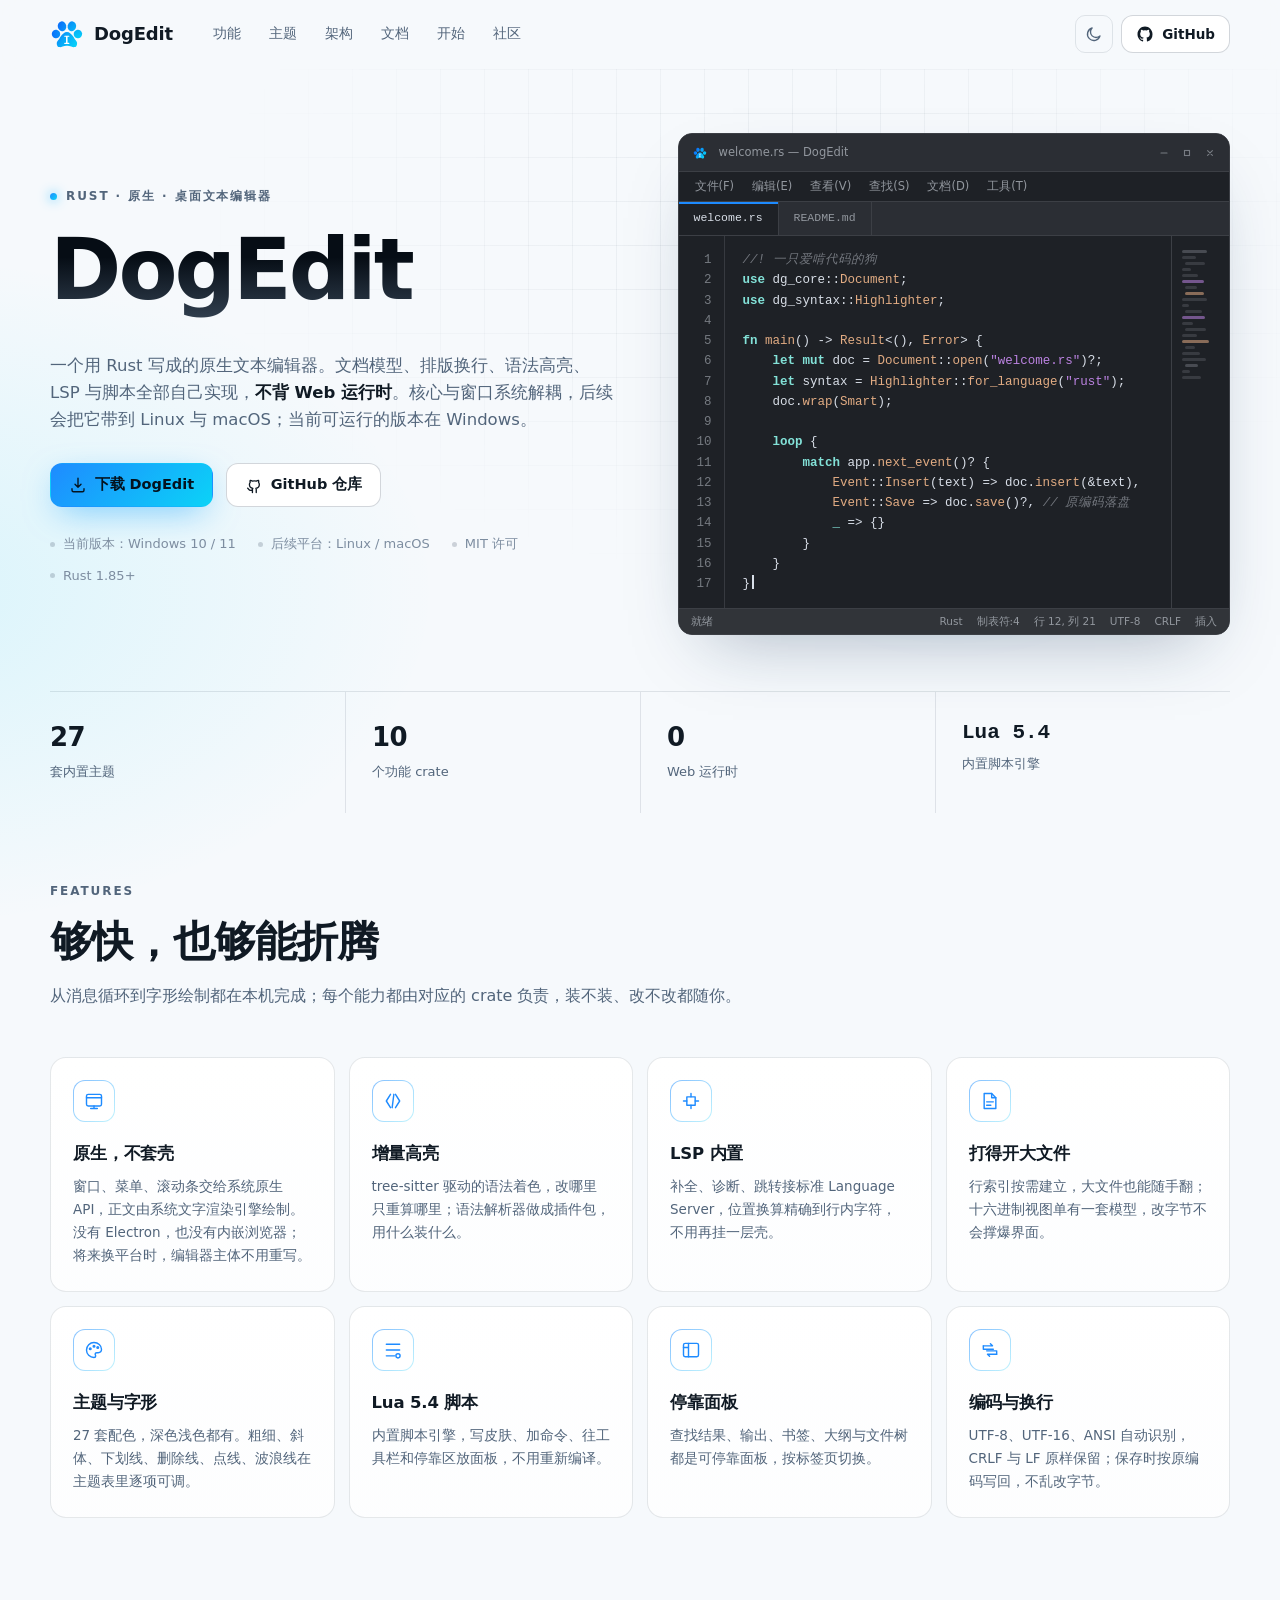
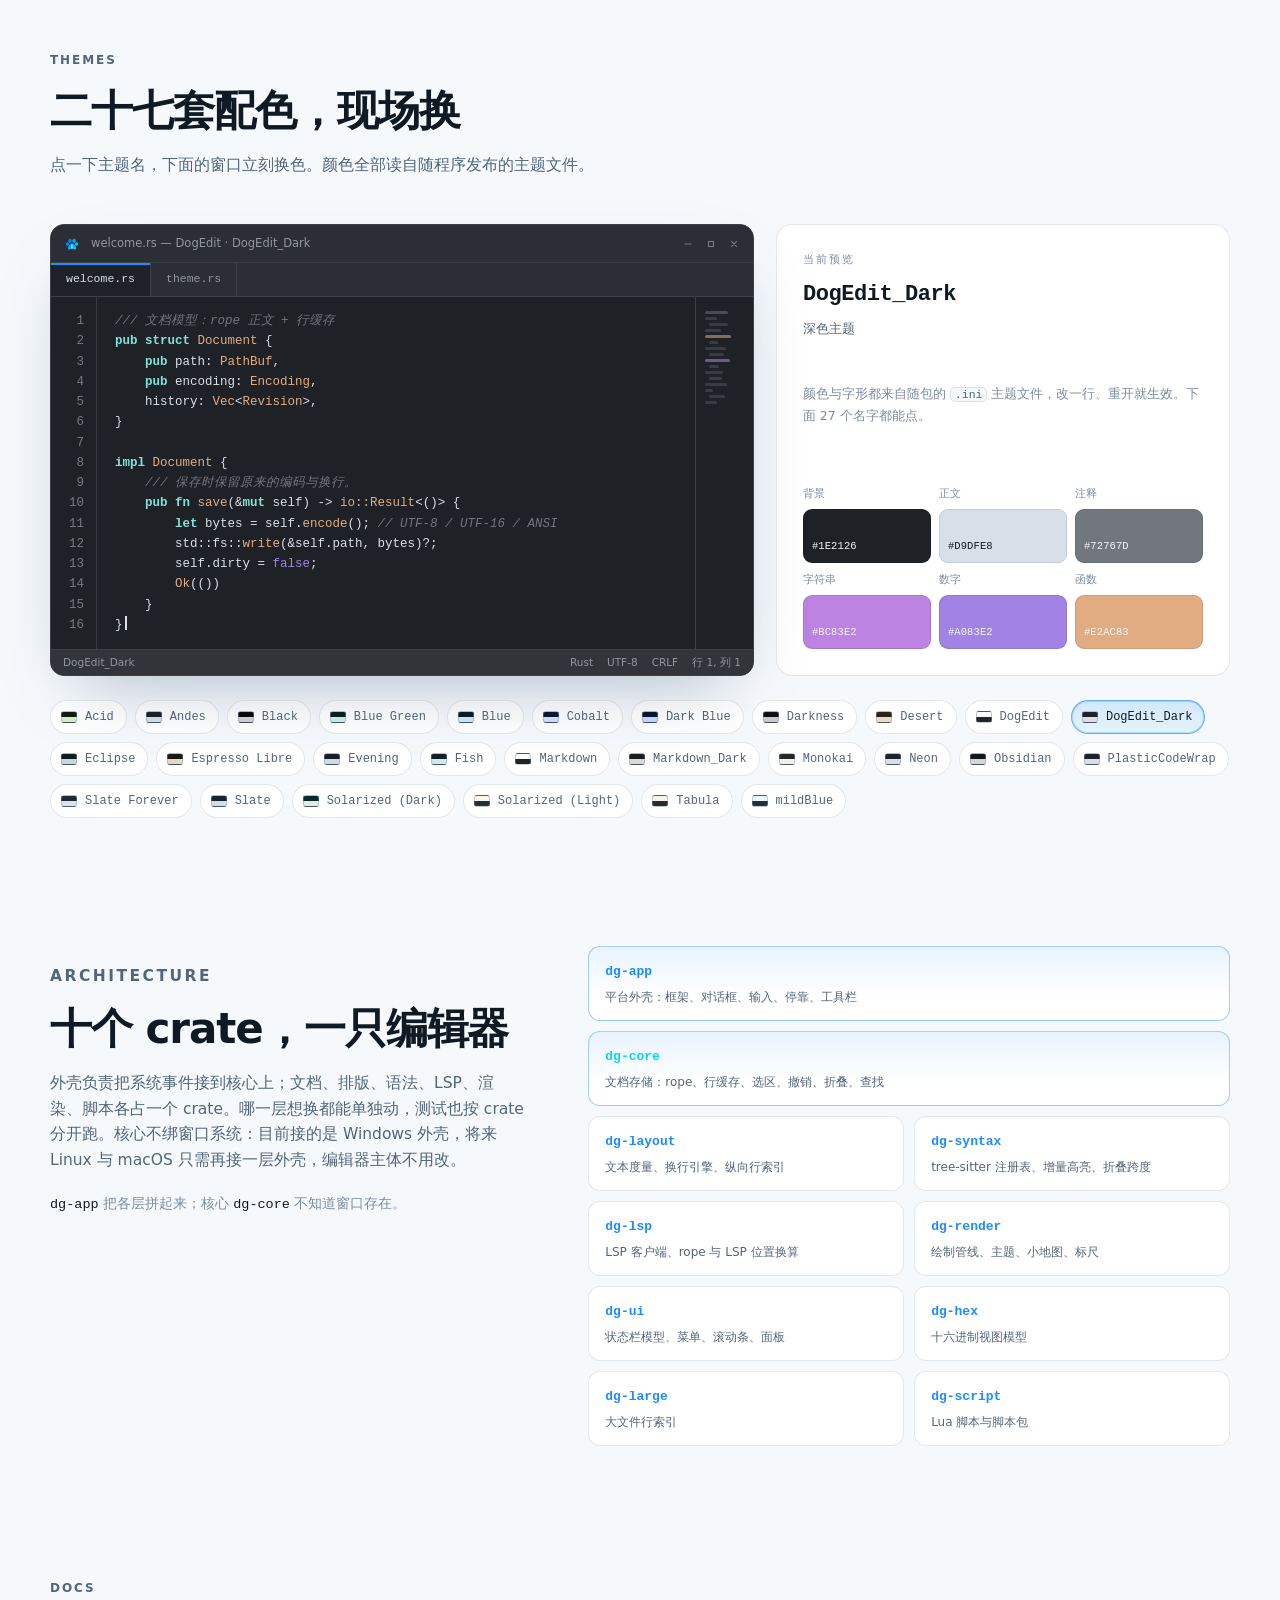
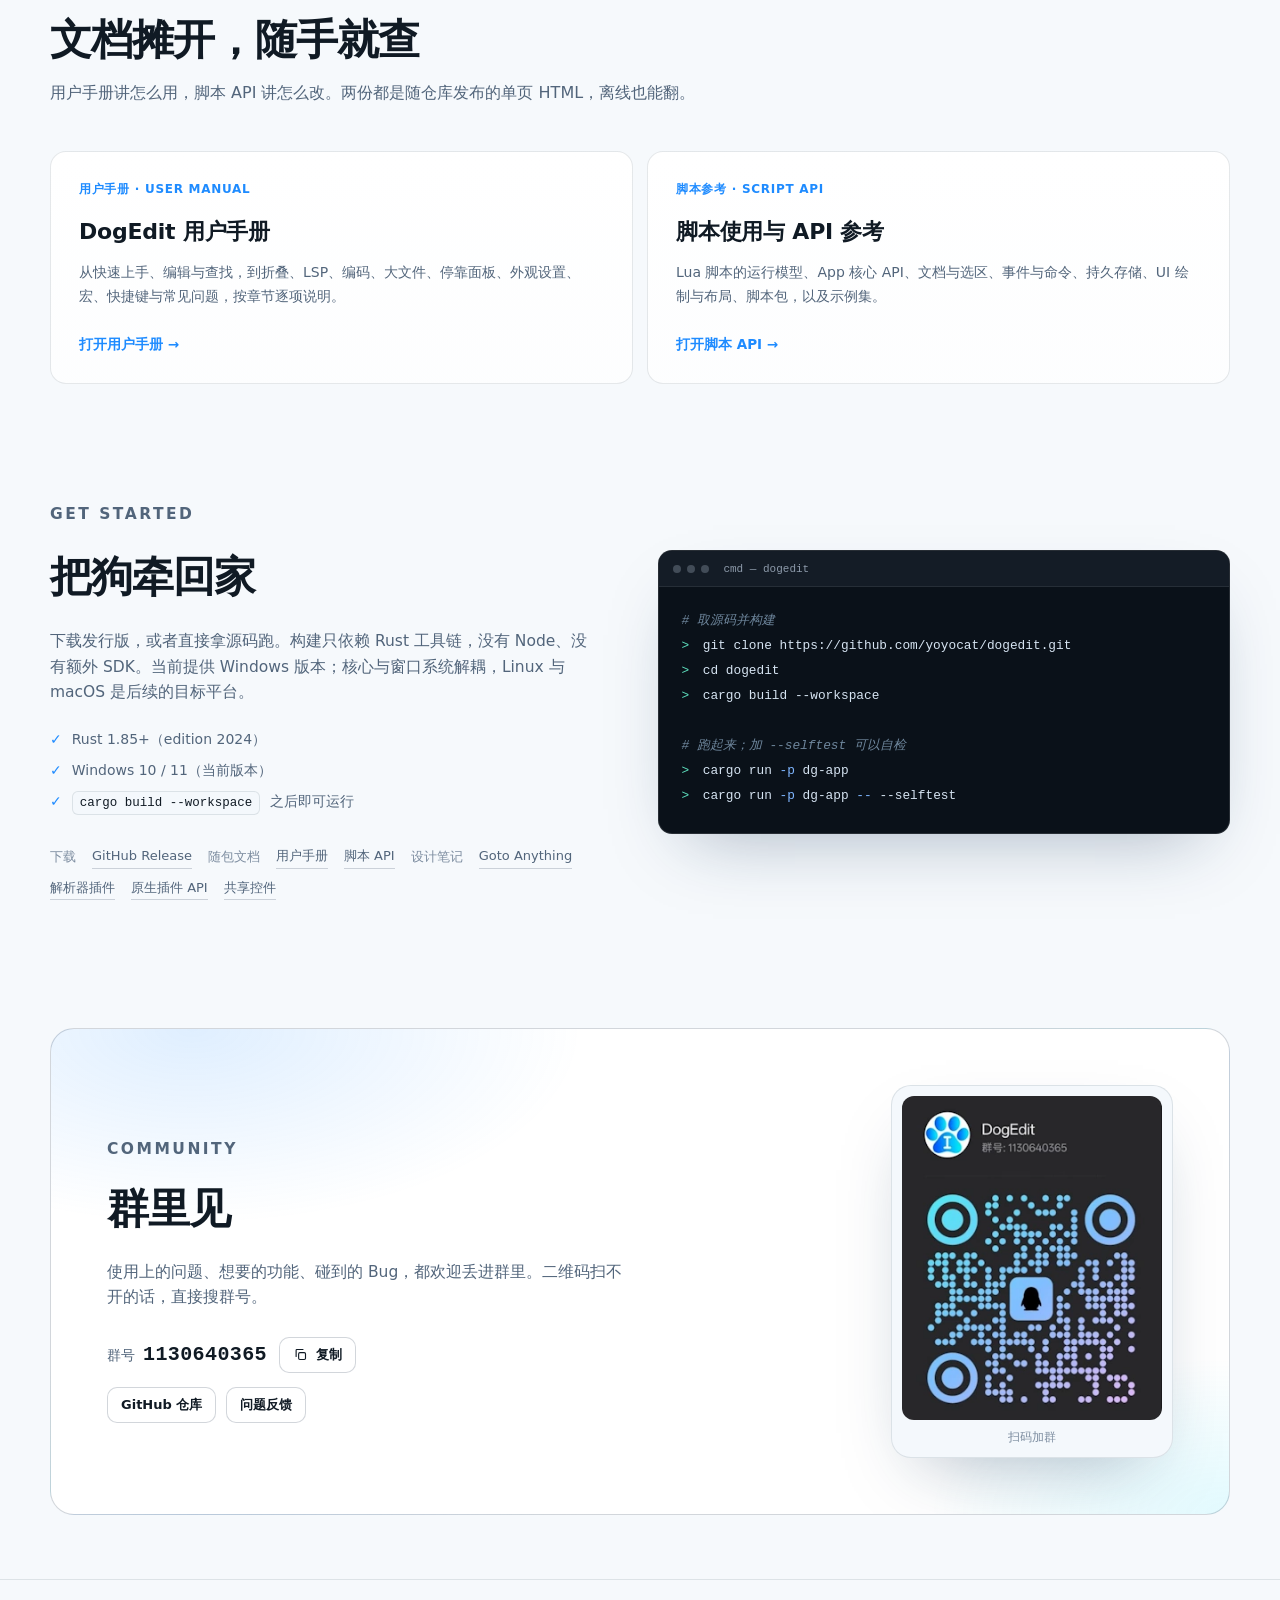
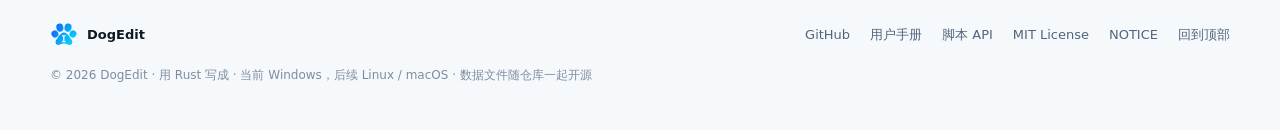
<file: site/index.html>
<!doctype html>
<html lang="zh-CN">
<head>
<meta charset="utf-8">
<meta name="viewport" content="width=device-width, initial-scale=1">
<title>DogEdit · 用 Rust 写的原生文本编辑器</title>
<meta name="description" content="DogEdit 是一个用 Rust 写的原生文本编辑器：原生窗口外壳、tree-sitter 语法高亮、LSP、Lua 脚本与 27 套主题，没有 Web 运行时。核心与平台外壳分离：目前提供 Windows 版本，后续支持 Linux 与 macOS。">
<meta property="og:type" content="website">
<meta property="og:title" content="DogEdit · 用 Rust 写的原生文本编辑器">
<meta property="og:description" content="用 Rust 写成的原生文本编辑器：打开快、滚动稳，语法高亮、LSP、脚本与主题一样不少。目前提供 Windows 版本，Linux 与 macOS 是接下来的目标平台。">
<meta property="og:url" content="https://yoyocat.github.io/dogedit/">
<meta property="og:image" content="https://yoyocat.github.io/dogedit/assets/og.png">
<meta name="twitter:card" content="summary_large_image">
<link rel="canonical" href="https://yoyocat.github.io/dogedit/">
<meta name="theme-color" content="#0A0E14">
<link rel="icon" href="assets/logo.svg" type="image/svg+xml">
<link rel="icon" href="assets/favicon-32.png" sizes="32x32" type="image/png">
<link rel="apple-touch-icon" href="assets/apple-touch-icon.png">
<script>document.documentElement.dataset.theme=(function(){try{var t=localStorage.getItem("dogedit-page-theme");if(t==="dark"||t==="light")return t}catch(e){}return window.matchMedia&&matchMedia("(prefers-color-scheme: light)").matches?"light":"dark"})()</script>
<link rel="stylesheet" href="assets/style.css">
<script src="assets/themes.js" defer></script>
<script src="assets/site.js" defer></script>
</head>
<body>
<a class="skip" href="#main">跳到正文</a>

<header class="site-head" id="site-head">
  <div class="wrap nav">
    <a class="brand" href="#top" aria-label="DogEdit 首页">
      <img class="brand-mark" src="assets/logo.svg" alt="" width="34" height="34">
      <span class="brand-name">DogEdit</span>
    </a>
    <nav class="nav-links" id="nav-links" aria-label="站点导航">
      <a href="#features">功能</a>
      <a href="#themes">主题</a>
      <a href="#arch">架构</a>
      <a href="#docs">文档</a>
      <a href="#start">开始</a>
      <a href="#community">社区</a>
    </nav>
    <div class="nav-actions">
      <button class="icon-btn" id="theme-toggle" type="button" aria-label="切换明暗外观" title="切换明暗外观">
        <svg class="i-sun" viewBox="0 0 24 24" aria-hidden="true"><circle cx="12" cy="12" r="4"/><path d="M12 2v2M12 20v2M4.9 4.9l1.4 1.4M17.7 17.7l1.4 1.4M2 12h2M20 12h2M4.9 19.1l1.4-1.4M17.7 6.3l1.4-1.4"/></svg>
        <svg class="i-moon" viewBox="0 0 24 24" aria-hidden="true"><path d="M20 14.5A8.5 8.5 0 1 1 9.5 4a7 7 0 0 0 10.5 10.5Z"/></svg>
      </button>
      <a class="btn btn-ghost nav-gh" href="https://github.com/yoyocat/dogedit" target="_blank" rel="noopener">
        <svg viewBox="0 0 24 24" aria-hidden="true" class="gh-mark"><path d="M12 2C6.5 2 2 6.6 2 12.2c0 4.5 2.9 8.3 6.8 9.7.5.1.7-.2.7-.5v-1.7c-2.8.6-3.4-1.4-3.4-1.4-.5-1.2-1.1-1.5-1.1-1.5-.9-.6.1-.6.1-.6 1 .1 1.5 1 1.5 1 .9 1.6 2.4 1.1 3 .9.1-.7.4-1.1.6-1.4-2.2-.3-4.6-1.1-4.6-5 0-1.1.4-2 1-2.7-.1-.3-.4-1.3.1-2.7 0 0 .8-.3 2.8 1a9.5 9.5 0 0 1 5 0c2-1.3 2.8-1 2.8-1 .5 1.4.2 2.4.1 2.7.6.7 1 1.6 1 2.7 0 3.9-2.3 4.7-4.6 5 .4.3.7.9.7 1.9v2.8c0 .3.2.6.7.5A10.2 10.2 0 0 0 22 12.2C22 6.6 17.5 2 12 2Z"/></svg>
        GitHub
      </a>
      <button class="icon-btn menu-btn" id="menu-btn" type="button" aria-label="打开导航" aria-controls="nav-links" aria-expanded="false">
        <svg viewBox="0 0 24 24" aria-hidden="true"><path d="M4 7h16M4 12h16M4 17h16"/></svg>
      </button>
    </div>
  </div>
</header>

<main id="main">
  <section class="hero" id="top">
    <div class="wrap hero-grid">
      <div class="hero-copy">
        <p class="eyebrow"><span class="dot"></span>Rust · 原生 · 桌面文本编辑器</p>
        <h1>DogEdit</h1>
        <p class="hero-lead">一个用 Rust 写成的原生文本编辑器。文档模型、排版换行、语法高亮、LSP 与脚本全部自己实现，<strong>不背 Web 运行时</strong>。核心与窗口系统解耦，后续会把它带到 Linux 与 macOS；当前可运行的版本在 Windows。</p>
        <div class="hero-cta">
          <a class="btn btn-primary" href="https://github.com/yoyocat/dogedit/releases/latest" target="_blank" rel="noopener" aria-label="下载 DogEdit，从 GitHub Release 获取 Windows 发行版">
            <svg viewBox="0 0 24 24" aria-hidden="true"><path d="M12 3v12m0 0 4-4m-4 4-4-4M4 17v2a2 2 0 0 0 2 2h12a2 2 0 0 0 2-2v-2"/></svg>
            下载 DogEdit
          </a>
          <a class="btn btn-ghost" href="https://github.com/yoyocat/dogedit" target="_blank" rel="noopener">
            <svg viewBox="0 0 24 24" aria-hidden="true"><path d="M9 19c-4 1.3-4-2.2-5.5-2.7M15 22v-3.6c0-1 .1-1.4-.5-2 2.3-.3 4.6-1.2 4.6-5.1 0-1.1-.4-2-1-2.8.1-.3.4-1.3-.1-2.7 0 0-.9-.3-2.9 1a9.8 9.8 0 0 0-5.2 0c-2-1.3-2.9-1-2.9-1-.5 1.4-.2 2.4-.1 2.7-.6.8-1 1.7-1 2.8 0 3.9 2.3 4.8 4.6 5.1-.4.4-.6.9-.6 1.6V22"/></svg>
            GitHub 仓库
          </a>
        </div>
        <ul class="hero-meta">
          <li>当前版本：Windows 10 / 11</li>
          <li>后续平台：Linux / macOS</li>
          <li>MIT 许可</li>
          <li>Rust 1.85+</li>
        </ul>
      </div>

      <div class="hero-visual">
        <div class="app-win code-window" data-theme="DogEdit_Dark" role="img" aria-label="DogEdit 编辑器界面示意：深色主题下打开 welcome.rs">
          <div class="app-titlebar">
            <img class="app-icon" src="assets/logo.svg" alt="" width="14" height="14">
            <span class="app-title">welcome.rs — DogEdit</span>
            <span class="app-ctrl" aria-hidden="true">
              <svg viewBox="0 0 10 10"><path d="M2 5h6"/></svg>
              <svg viewBox="0 0 10 10"><rect x="2.5" y="2.5" width="5" height="5"/></svg>
              <svg viewBox="0 0 10 10"><path d="M2.6 2.6l4.8 4.8M7.4 2.6l-4.8 4.8"/></svg>
            </span>
          </div>
          <div class="app-menu" aria-hidden="true">
            <span>文件(F)</span><span>编辑(E)</span><span>查看(V)</span><span>查找(S)</span><span>文档(D)</span><span>工具(T)</span>
          </div>
          <div class="app-tabs" aria-hidden="true">
            <span class="app-tab is-active">welcome.rs</span>
            <span class="app-tab">README.md</span>
          </div>
          <div class="app-body">
            <div class="gutter" aria-hidden="true">1<br>2<br>3<br>4<br>5<br>6<br>7<br>8<br>9<br>10<br>11<br>12<br>13<br>14<br>15<br>16<br>17</div>
            <pre class="code" aria-hidden="true"><code><span class="tok-c">//! 一只爱啃代码的狗</span>
<span class="tok-k">use</span> dg_core::<span class="tok-w">Document</span>;
<span class="tok-k">use</span> dg_syntax::<span class="tok-w">Highlighter</span>;

<span class="tok-k">fn</span> <span class="tok-f">main</span>() -&gt; <span class="tok-w">Result</span>&lt;(), <span class="tok-w">Error</span>&gt; {
    <span class="tok-k">let mut</span> doc = <span class="tok-w">Document</span>::<span class="tok-f">open</span>(<span class="tok-s">"welcome.rs"</span>)?;
    <span class="tok-k">let</span> syntax = <span class="tok-w">Highlighter</span>::<span class="tok-f">for_language</span>(<span class="tok-s">"rust"</span>);
    doc.<span class="tok-f">wrap</span>(<span class="tok-w">Smart</span>);

    <span class="tok-k">loop</span> {
        <span class="tok-k">match</span> app.<span class="tok-f">next_event</span>()? {
            <span class="tok-w">Event</span>::<span class="tok-f">Insert</span>(text) =&gt; doc.<span class="tok-f">insert</span>(&amp;text),
            <span class="tok-w">Event</span>::<span class="tok-f">Save</span> =&gt; doc.<span class="tok-f">save</span>()?, <span class="tok-c">// 原编码落盘</span>
            <span class="tok-k">_</span> =&gt; {}
        }
    }
}</code><span class="caret" aria-hidden="true"></span></pre>
            <div class="minimap" aria-hidden="true">
              <i style="--w:58%;--x:6%" class="mm-c"></i><i style="--w:34%;--x:6%"></i><i style="--w:46%;--x:14%"></i><i style="--w:22%;--x:6%"></i><i style="--w:38%;--x:6%"></i><i style="--w:52%;--x:6%" class="mm-s"></i><i style="--w:28%;--x:14%"></i><i style="--w:44%;--x:14%" class="mm-f"></i><i style="--w:60%;--x:6%"></i><i style="--w:18%;--x:6%"></i><i style="--w:40%;--x:14%"></i><i style="--w:54%;--x:6%" class="mm-s"></i><i style="--w:26%;--x:6%"></i><i style="--w:48%;--x:14%"></i><i style="--w:36%;--x:6%"></i><i style="--w:64%;--x:6%" class="mm-f"></i><i style="--w:24%;--x:14%"></i><i style="--w:42%;--x:6%"></i><i style="--w:56%;--x:6%"></i><i style="--w:30%;--x:14%" class="mm-c"></i><i style="--w:20%;--x:6%"></i><i style="--w:46%;--x:6%"></i>
            </div>
          </div>
          <div class="app-status" aria-hidden="true">
            <span class="st-msg">就绪</span>
            <span>Rust</span><span class="st-hide-sm">制表符:4</span><span class="st-hide-sm">行 12, 列 21</span><span>UTF-8</span><span class="st-hide-sm">CRLF</span><span>插入</span>
          </div>
        </div>
      </div>
    </div>

    <div class="wrap hero-stats" aria-label="项目概览">
      <div class="stat"><b>27</b><span>套内置主题</span></div>
      <div class="stat"><b>10</b><span>个功能 crate</span></div>
      <div class="stat"><b>0</b><span>Web 运行时</span></div>
      <div class="stat"><b>Lua 5.4</b><span>内置脚本引擎</span></div>
    </div>
  </section>

  <section class="section" id="features">
    <div class="wrap">
      <header class="sec-head">
        <p class="eyebrow">FEATURES</p>
        <h2>够快，也够能折腾</h2>
        <p class="sec-lead">从消息循环到字形绘制都在本机完成；每个能力都由对应的 crate 负责，装不装、改不改都随你。</p>
      </header>
      <div class="feature-grid">
        <article class="card feat">
          <span class="feat-ico"><svg viewBox="0 0 24 24" aria-hidden="true"><rect x="3" y="4" width="18" height="14" rx="2"/><path d="M8 21h8M12 18v3M3 8h18"/></svg></span>
          <h3>原生，不套壳</h3>
          <p>窗口、菜单、滚动条交给系统原生 API，正文由系统文字渲染引擎绘制。没有 Electron，也没有内嵌浏览器；将来换平台时，编辑器主体不用重写。</p>
        </article>
        <article class="card feat">
          <span class="feat-ico"><svg viewBox="0 0 24 24" aria-hidden="true"><path d="M9 4 4 12l5 8M15 4l5 8-5 8M13 4l-2 16"/></svg></span>
          <h3>增量高亮</h3>
          <p>tree-sitter 驱动的语法着色，改哪里只重算哪里；语法解析器做成插件包，用什么装什么。</p>
        </article>
        <article class="card feat">
          <span class="feat-ico"><svg viewBox="0 0 24 24" aria-hidden="true"><path d="M7 7h10v10H7z"/><path d="M7 12H3m18 0h-4M12 7V3m0 18v-4"/></svg></span>
          <h3>LSP 内置</h3>
          <p>补全、诊断、跳转接标准 Language Server，位置换算精确到行内字符，不用再挂一层壳。</p>
        </article>
        <article class="card feat">
          <span class="feat-ico"><svg viewBox="0 0 24 24" aria-hidden="true"><path d="M5 3h9l5 5v13H5z"/><path d="M14 3v5h5M8 13h8M8 17h5"/></svg></span>
          <h3>打得开大文件</h3>
          <p>行索引按需建立，大文件也能随手翻；十六进制视图单有一套模型，改字节不会撑爆界面。</p>
        </article>
        <article class="card feat">
          <span class="feat-ico"><svg viewBox="0 0 24 24" aria-hidden="true"><path d="M12 3a9 9 0 1 0 0 18c1.3 0 2-.8 2-1.8 0-.9-.6-1.4-.6-2.3 0-1 .8-1.7 1.9-1.7H17a4 4 0 0 0 4-4C21 6.4 17 3 12 3Z"/><circle cx="7.5" cy="10.5" r="1"/><circle cx="12" cy="7.5" r="1"/><circle cx="16.5" cy="9" r="1"/></svg></span>
          <h3>主题与字形</h3>
          <p>27 套配色，深色浅色都有。粗细、斜体、下划线、删除线、点线、波浪线在主题表里逐项可调。</p>
        </article>
        <article class="card feat">
          <span class="feat-ico"><svg viewBox="0 0 24 24" aria-hidden="true"><path d="M4 5h16M4 12h16M4 19h10"/><circle cx="18" cy="19" r="2.5"/></svg></span>
          <h3>Lua 5.4 脚本</h3>
          <p>内置脚本引擎，写皮肤、加命令、往工具栏和停靠区放面板，不用重新编译。</p>
        </article>
        <article class="card feat">
          <span class="feat-ico"><svg viewBox="0 0 24 24" aria-hidden="true"><rect x="3" y="4" width="18" height="16" rx="2"/><path d="M9 4v16M3 9h6"/></svg></span>
          <h3>停靠面板</h3>
          <p>查找结果、输出、书签、大纲与文件树都是可停靠面板，按标签页切换。</p>
        </article>
        <article class="card feat">
          <span class="feat-ico"><svg viewBox="0 0 24 24" aria-hidden="true"><path d="M4 7h11l-2.5-2.5M20 17H9l2.5 2.5"/><path d="M4 7v4h12M20 17v-4H8"/></svg></span>
          <h3>编码与换行</h3>
          <p>UTF-8、UTF-16、ANSI 自动识别，CRLF 与 LF 原样保留；保存时按原编码写回，不乱改字节。</p>
        </article>
      </div>
    </div>
  </section>

  <section class="section themes" id="themes">
    <div class="wrap">
      <header class="sec-head">
        <p class="eyebrow">THEMES</p>
        <h2>二十七套配色，现场换</h2>
        <p class="sec-lead">点一下主题名，下面的窗口立刻换色。颜色全部读自随程序发布的主题文件。</p>
      </header>

      <div class="theme-stage">
        <div class="theme-preview">
          <div class="code-window theme-window" id="theme-window" data-theme="DogEdit_Dark" role="img" aria-label="主题预览：一段 Rust 代码">
            <div class="app-titlebar">
              <img class="app-icon" src="assets/logo.svg" alt="" width="14" height="14">
              <span class="app-title" id="theme-window-title">welcome.rs — DogEdit</span>
              <span class="app-ctrl" aria-hidden="true">
                <svg viewBox="0 0 10 10"><path d="M2 5h6"/></svg>
                <svg viewBox="0 0 10 10"><rect x="2.5" y="2.5" width="5" height="5"/></svg>
                <svg viewBox="0 0 10 10"><path d="M2.6 2.6l4.8 4.8M7.4 2.6l-4.8 4.8"/></svg>
              </span>
            </div>
            <div class="app-tabs" aria-hidden="true">
              <span class="app-tab is-active">welcome.rs</span>
              <span class="app-tab">theme.rs</span>
            </div>
            <div class="app-body">
              <div class="gutter" aria-hidden="true">1<br>2<br>3<br>4<br>5<br>6<br>7<br>8<br>9<br>10<br>11<br>12<br>13<br>14<br>15<br>16</div>
              <pre class="code" aria-hidden="true"><code><span class="tok-c">/// 文档模型：rope 正文 + 行缓存</span>
<span class="tok-k">pub struct</span> <span class="tok-w">Document</span> {
    <span class="tok-k">pub</span> path: <span class="tok-w">PathBuf</span>,
    <span class="tok-k">pub</span> encoding: <span class="tok-w">Encoding</span>,
    history: <span class="tok-w">Vec</span>&lt;<span class="tok-w">Revision</span>&gt;,
}

<span class="tok-k">impl</span> <span class="tok-w">Document</span> {
    <span class="tok-c">/// 保存时保留原来的编码与换行。</span>
    <span class="tok-k">pub fn</span> <span class="tok-f">save</span>(&amp;<span class="tok-k">mut</span> self) -&gt; <span class="tok-w">io::Result</span>&lt;()&gt; {
        <span class="tok-k">let</span> bytes = self.<span class="tok-f">encode</span>(); <span class="tok-c">// UTF-8 / UTF-16 / ANSI</span>
        std::fs::<span class="tok-f">write</span>(&amp;self.path, bytes)?;
        self.dirty = <span class="tok-n">false</span>;
        <span class="tok-w">Ok</span>(())
    }
}</code><span class="caret" aria-hidden="true"></span></pre>
              <div class="minimap" aria-hidden="true">
                <i style="--w:52%;--x:6%" class="mm-c"></i><i style="--w:28%;--x:6%"></i><i style="--w:44%;--x:14%"></i><i style="--w:36%;--x:6%"></i><i style="--w:60%;--x:6%" class="mm-f"></i><i style="--w:22%;--x:14%"></i><i style="--w:48%;--x:6%"></i><i style="--w:34%;--x:14%"></i><i style="--w:56%;--x:6%" class="mm-s"></i><i style="--w:24%;--x:14%"></i><i style="--w:40%;--x:6%"></i><i style="--w:30%;--x:14%"></i><i style="--w:50%;--x:6%"></i><i style="--w:18%;--x:6%"></i><i style="--w:38%;--x:14%"></i><i style="--w:26%;--x:6%"></i>
              </div>
            </div>
            <div class="app-status" aria-hidden="true">
              <span class="st-msg" id="theme-status-name">DogEdit_Dark</span>
              <span>Rust</span><span>UTF-8</span><span class="st-hide-sm">CRLF</span><span class="st-hide-sm">行 1, 列 1</span>
            </div>
          </div>
        </div>

        <aside class="theme-panel">
          <div class="theme-now">
            <p class="theme-label">当前预览</p>
            <h3 id="theme-name">DogEdit_Dark</h3>
            <p class="theme-sub" id="theme-kind">深色主题</p>
          </div>
          <p class="theme-hint">颜色与字形都来自随包的 <code>.ini</code> 主题文件，改一行、重开就生效。下面 27 个名字都能点。</p>
          <dl class="swatches" id="swatches">
            <div><dt>背景</dt><dd data-swatch="bg">#1E2126</dd></div>
            <div><dt>正文</dt><dd data-swatch="fg">#D9DFE8</dd></div>
            <div><dt>注释</dt><dd data-swatch="comment">#72767D</dd></div>
            <div><dt>字符串</dt><dd data-swatch="string">#BC83E2</dd></div>
            <div><dt>数字</dt><dd data-swatch="number">#A083E2</dd></div>
            <div><dt>函数</dt><dd data-swatch="function">#E2AC83</dd></div>
          </dl>
        </aside>
      </div>

      <div class="theme-chips" id="theme-chips" role="group" aria-label="选择主题"></div>
    </div>
  </section>

  <section class="section arch" id="arch">
    <div class="wrap arch-grid">
      <div class="arch-copy">
        <p class="eyebrow">ARCHITECTURE</p>
        <h2>十个 crate，一只编辑器</h2>
        <p>外壳负责把系统事件接到核心上；文档、排版、语法、LSP、渲染、脚本各占一个 crate。哪一层想换都能单独动，测试也按 crate 分开跑。核心不绑窗口系统：目前接的是 Windows 外壳，将来 Linux 与 macOS 只需再接一层外壳，编辑器主体不用改。</p>
        <p class="arch-note"><span>dg-app</span> 把各层拼起来；核心 <span>dg-core</span> 不知道窗口存在。</p>
      </div>
      <div class="crate-grid">
        <div class="crate is-app"><code>dg-app</code><span>平台外壳：框架、对话框、输入、停靠、工具栏</span></div>
        <div class="crate is-core"><code>dg-core</code><span>文档存储：rope、行缓存、选区、撤销、折叠、查找</span></div>
        <div class="crate"><code>dg-layout</code><span>文本度量、换行引擎、纵向行索引</span></div>
        <div class="crate"><code>dg-syntax</code><span>tree-sitter 注册表、增量高亮、折叠跨度</span></div>
        <div class="crate"><code>dg-lsp</code><span>LSP 客户端、rope 与 LSP 位置换算</span></div>
        <div class="crate"><code>dg-render</code><span>绘制管线、主题、小地图、标尺</span></div>
        <div class="crate"><code>dg-ui</code><span>状态栏模型、菜单、滚动条、面板</span></div>
        <div class="crate"><code>dg-hex</code><span>十六进制视图模型</span></div>
        <div class="crate"><code>dg-large</code><span>大文件行索引</span></div>
        <div class="crate"><code>dg-script</code><span>Lua 脚本与脚本包</span></div>
      </div>
    </div>
  </section>

  <section class="section docs" id="docs">
    <div class="wrap">
      <header class="sec-head">
        <p class="eyebrow">DOCS</p>
        <h2>文档摊开，随手就查</h2>
        <p class="sec-lead">用户手册讲怎么用，脚本 API 讲怎么改。两份都是随仓库发布的单页 HTML，离线也能翻。</p>
      </header>
      <div class="doc-grid">
        <a class="card doc-card" href="docs/user_manual.html">
          <span class="doc-kind">用户手册 · USER MANUAL</span>
          <h3>DogEdit 用户手册</h3>
          <p>从快速上手、编辑与查找，到折叠、LSP、编码、大文件、停靠面板、外观设置、宏、快捷键与常见问题，按章节逐项说明。</p>
          <span class="doc-go">打开用户手册 →</span>
        </a>
        <a class="card doc-card" href="docs/script_api.html">
          <span class="doc-kind">脚本参考 · SCRIPT API</span>
          <h3>脚本使用与 API 参考</h3>
          <p>Lua 脚本的运行模型、App 核心 API、文档与选区、事件与命令、持久存储、UI 绘制与布局、脚本包，以及示例集。</p>
          <span class="doc-go">打开脚本 API →</span>
        </a>
      </div>
    </div>
  </section>

  <section class="section start" id="start">
    <div class="wrap start-grid">
      <div class="start-copy">
        <p class="eyebrow">GET STARTED</p>
        <h2>把狗牵回家</h2>
        <p>下载发行版，或者直接拿源码跑。构建只依赖 Rust 工具链，没有 Node、没有额外 SDK。当前提供 Windows 版本；核心与窗口系统解耦，Linux 与 macOS 是后续的目标平台。</p>
        <ul class="checklist">
          <li>Rust 1.85+（edition 2024）</li>
          <li>Windows 10 / 11（当前版本）</li>
          <li><code>cargo build --workspace</code> 之后即可运行</li>
        </ul>
        <div class="doc-links">
          <span>下载</span>
          <a href="https://github.com/yoyocat/dogedit/releases/latest" target="_blank" rel="noopener">GitHub Release</a>
          <span>随包文档</span>
          <a href="docs/user_manual.html">用户手册</a>
          <a href="docs/script_api.html">脚本 API</a>
          <span>设计笔记</span>
          <a href="https://github.com/yoyocat/dogedit/blob/main/docs/goto_anything_plan.md">Goto Anything</a>
          <a href="https://github.com/yoyocat/dogedit/blob/main/docs/parser_plugin_plan.md">解析器插件</a>
          <a href="https://github.com/yoyocat/dogedit/blob/main/docs/native_plugin_plan.md">原生插件 API</a>
          <a href="https://github.com/yoyocat/dogedit/blob/main/docs/shared_controls_plan.md">共享控件</a>
        </div>
      </div>
      <div class="terminal" aria-label="构建命令">
        <div class="term-bar"><i></i><i></i><i></i><span>cmd — dogedit</span></div>
        <pre><code><span class="t-comment"># 取源码并构建</span>
<span class="t-prompt">&gt;</span> git clone https://github.com/yoyocat/dogedit.git
<span class="t-prompt">&gt;</span> cd dogedit
<span class="t-prompt">&gt;</span> cargo build --workspace

<span class="t-comment"># 跑起来；加 --selftest 可以自检</span>
<span class="t-prompt">&gt;</span> cargo run <span class="t-flag">-p</span> dg-app
<span class="t-prompt">&gt;</span> cargo run <span class="t-flag">-p</span> dg-app <span class="t-flag">--</span> --selftest</code></pre>
      </div>
    </div>
  </section>

  <section class="section community" id="community">
    <div class="wrap community-card">
      <div class="community-copy">
        <p class="eyebrow">COMMUNITY</p>
        <h2>群里见</h2>
        <p>使用上的问题、想要的功能、碰到的 Bug，都欢迎丢进群里。二维码扫不开的话，直接搜群号。</p>
        <div class="qq-row">
          <span class="qq-num">群号 <b>1130640365</b></span>
          <button class="btn btn-ghost btn-sm" id="copy-qq" type="button" data-copy="1130640365">
            <svg viewBox="0 0 24 24" aria-hidden="true"><rect x="9" y="9" width="11" height="11" rx="2"/><path d="M5 15V5a1 1 0 0 1 1-1h10"/></svg>
            <span>复制</span>
          </button>
        </div>
        <div class="community-links">
          <a class="btn btn-ghost btn-sm" href="https://github.com/yoyocat/dogedit" target="_blank" rel="noopener">GitHub 仓库</a>
          <a class="btn btn-ghost btn-sm" href="https://github.com/yoyocat/dogedit/issues" target="_blank" rel="noopener">问题反馈</a>
        </div>
      </div>
      <figure class="qr">
        <img src="assets/qq-group.webp" alt="DogEdit QQ 群二维码，群号 1130640365" width="292" height="363" loading="lazy">
        <figcaption>扫码加群</figcaption>
      </figure>
    </div>
  </section>
</main>

<footer class="site-foot">
  <div class="wrap foot-row">
    <div class="foot-brand">
      <img src="assets/logo.svg" alt="" width="28" height="28">
      <span>DogEdit</span>
    </div>
    <nav class="foot-links" aria-label="页脚导航">
      <a href="https://github.com/yoyocat/dogedit" target="_blank" rel="noopener">GitHub</a>
      <a href="docs/user_manual.html">用户手册</a>
      <a href="docs/script_api.html">脚本 API</a>
      <a href="https://github.com/yoyocat/dogedit/blob/main/LICENSE">MIT License</a>
      <a href="https://github.com/yoyocat/dogedit/blob/main/NOTICE">NOTICE</a>
      <a href="#top">回到顶部</a>
    </nav>
  </div>
  <div class="wrap foot-fine">© 2026 DogEdit · 用 Rust 写成 · 当前 Windows，后续 Linux / macOS · 数据文件随仓库一起开源</div>
</footer>
</body>
</html>
</file>
<file: site/assets/style.css>
/* DogEdit project page — no frameworks, no web fonts. */

:root {
  --wrap: 1180px;
  --accent-1: #1E8BFF;
  --accent-2: #0BD3F7;
  --accent-ink: #04131F;
  --radius: 16px;
  --font-sans: "Segoe UI Variable Display", "Segoe UI", "Microsoft YaHei UI",
    "PingFang SC", "Hiragino Sans GB", "Noto Sans SC", system-ui, sans-serif;
  --font-mono: "Cascadia Code", "JetBrains Mono", "Cascadia Mono", Consolas,
    "SFMono-Regular", "Liberation Mono", monospace;
}

[data-theme="dark"] {
  --bg: #0A0E14;
  --bg-soft: #0E141C;
  --panel: #111924;
  --panel-2: #16202D;
  --text: #E8EFF7;
  --text-strong: #FFFFFF;
  --muted: #94A3B6;
  --faint: #6D7F94;
  --line: rgba(255, 255, 255, 0.09);
  --line-strong: rgba(255, 255, 255, 0.17);
  --glow: rgba(30, 139, 255, 0.22);
  --glow-2: rgba(11, 211, 247, 0.1);
  --shadow: 0 30px 80px -28px rgba(0, 0, 0, 0.85);
  --header-bg: rgba(10, 14, 20, 0.72);
  --code-bg: #0D141C;
  --grid: rgba(255, 255, 255, 0.045);
  color-scheme: dark;
}

[data-theme="light"] {
  --bg: #F6F9FC;
  --bg-soft: #EEF3F9;
  --panel: #FFFFFF;
  --panel-2: #F4F8FC;
  --text: #101A24;
  --text-strong: #060D15;
  --muted: #52657B;
  --faint: #7D8DA0;
  --line: rgba(9, 30, 56, 0.1);
  --line-strong: rgba(9, 30, 56, 0.18);
  --glow: rgba(30, 139, 255, 0.14);
  --glow-2: rgba(11, 211, 247, 0.12);
  --shadow: 0 30px 70px -30px rgba(16, 48, 84, 0.35);
  --header-bg: rgba(246, 249, 252, 0.78);
  --code-bg: #EEF3F9;
  --grid: rgba(9, 30, 56, 0.05);
  color-scheme: light;
}

* { box-sizing: border-box; }

html { scroll-behavior: smooth; }

body {
  margin: 0;
  background:
    radial-gradient(1100px 620px at 88% -12%, var(--glow), transparent 62%),
    radial-gradient(900px 560px at -8% 12%, var(--glow-2), transparent 60%),
    var(--bg);
  color: var(--text);
  font-family: var(--font-sans);
  font-size: 16px;
  line-height: 1.65;
  -webkit-font-smoothing: antialiased;
  text-rendering: optimizeLegibility;
}

img { max-width: 100%; height: auto; }
a { color: inherit; text-decoration: none; }
h1, h2, h3, p, dl, dd, figure { margin: 0; }
ul { margin: 0; padding: 0; list-style: none; }
code, pre { font-family: var(--font-mono); }

.wrap {
  width: min(100% - 48px, var(--wrap));
  margin-inline: auto;
}

.hero-grid > *, .theme-stage > *, .arch-grid > *,
.start-grid > *, .community-card > *, .feature-grid > *, .crate-grid > * {
  min-width: 0;
}
.hero-copy, .hero-visual, .code-window, .app-body, .terminal { min-width: 0; }
.terminal pre { max-width: 100%; }

::selection { background: rgba(30, 139, 255, 0.35); }

.skip {
  position: fixed;
  left: 16px;
  top: -60px;
  z-index: 100;
  padding: 10px 16px;
  border-radius: 10px;
  background: var(--panel);
  border: 1px solid var(--line-strong);
  transition: top 0.2s;
}
.skip:focus { top: 16px; }

/* ---------- header ---------- */

.site-head {
  position: sticky;
  top: 0;
  z-index: 50;
  backdrop-filter: blur(14px);
  -webkit-backdrop-filter: blur(14px);
  background: var(--header-bg);
  border-bottom: 1px solid transparent;
  transition: border-color 0.25s;
}
.site-head.is-scrolled { border-bottom-color: var(--line); }

.nav {
  display: flex;
  align-items: center;
  gap: 28px;
  height: 68px;
}

.brand {
  display: inline-flex;
  align-items: center;
  gap: 10px;
  font-weight: 750;
  font-size: 18px;
  letter-spacing: -0.01em;
  white-space: nowrap;
}
.brand-mark { width: 34px; height: 34px; }

.nav-links {
  display: flex;
  gap: 4px;
  margin-right: auto;
}
.nav-links a {
  padding: 8px 12px;
  border-radius: 10px;
  font-size: 14px;
  color: var(--muted);
  transition: color 0.2s, background 0.2s;
}
.nav-links a:hover { color: var(--text); background: var(--panel); }

.nav-actions { display: flex; align-items: center; gap: 8px; }

.btn {
  display: inline-flex;
  align-items: center;
  justify-content: center;
  gap: 8px;
  height: 44px;
  padding: 0 18px;
  border-radius: 12px;
  border: 1px solid transparent;
  font: inherit;
  font-size: 14.5px;
  font-weight: 650;
  cursor: pointer;
  white-space: nowrap;
  transition: transform 0.2s, box-shadow 0.2s, background 0.2s, border-color 0.2s, color 0.2s;
}
.btn svg {
  width: 18px;
  height: 18px;
  fill: none;
  stroke: currentColor;
  stroke-width: 1.8;
  stroke-linecap: round;
  stroke-linejoin: round;
  flex: none;
}
.btn-primary {
  background: linear-gradient(135deg, var(--accent-1), var(--accent-2));
  color: var(--accent-ink);
  box-shadow: 0 10px 34px -10px rgba(11, 160, 255, 0.65);
}
.btn-primary:hover { transform: translateY(-1px); box-shadow: 0 14px 40px -10px rgba(11, 160, 255, 0.8); }
.btn-ghost {
  background: var(--panel);
  border-color: var(--line-strong);
  color: var(--text);
}
.btn-ghost:hover { border-color: var(--faint); transform: translateY(-1px); }
.btn-sm { height: 36px; padding: 0 13px; font-size: 13px; border-radius: 10px; }
.btn-sm svg { width: 15px; height: 15px; }

.nav-gh { height: 38px; padding: 0 14px; font-size: 13.5px; }
.gh-mark { fill: currentColor !important; stroke: none !important; }

.icon-btn {
  display: inline-flex;
  align-items: center;
  justify-content: center;
  width: 38px;
  height: 38px;
  border-radius: 10px;
  border: 1px solid var(--line);
  background: transparent;
  color: var(--muted);
  cursor: pointer;
  transition: color 0.2s, border-color 0.2s, background 0.2s;
}
.icon-btn:hover { color: var(--text); border-color: var(--line-strong); background: var(--panel); }
.icon-btn svg {
  width: 18px;
  height: 18px;
  fill: none;
  stroke: currentColor;
  stroke-width: 1.8;
  stroke-linecap: round;
  stroke-linejoin: round;
}
[data-theme="dark"] .i-moon { display: none; }
[data-theme="light"] .i-sun { display: none; }
.menu-btn { display: none; }

/* ---------- hero ---------- */

.hero {
  position: relative;
  padding: 64px 0 0;
  overflow: hidden;
}
.hero::before {
  content: "";
  position: absolute;
  inset: 0 0 auto;
  height: 720px;
  background-image:
    linear-gradient(var(--grid) 1px, transparent 1px),
    linear-gradient(90deg, var(--grid) 1px, transparent 1px);
  background-size: 44px 44px;
  mask-image: radial-gradient(760px 460px at 62% 22%, #000 20%, transparent 78%);
  -webkit-mask-image: radial-gradient(760px 460px at 62% 22%, #000 20%, transparent 78%);
  pointer-events: none;
}

.hero-grid {
  position: relative;
  display: grid;
  grid-template-columns: 1.02fr 1fr;
  gap: clamp(36px, 5vw, 72px);
  align-items: center;
}

.eyebrow {
  display: inline-flex;
  align-items: center;
  gap: 9px;
  font-size: 12px;
  font-weight: 650;
  letter-spacing: 0.16em;
  text-transform: uppercase;
  color: var(--muted);
}
.eyebrow .dot {
  width: 7px;
  height: 7px;
  border-radius: 50%;
  background: linear-gradient(135deg, var(--accent-1), var(--accent-2));
  box-shadow: 0 0 12px rgba(11, 180, 255, 0.8);
}

.hero h1 {
  margin-top: 18px;
  font-size: clamp(54px, 7.4vw, 86px);
  line-height: 1.02;
  letter-spacing: -0.035em;
  font-weight: 780;
  background: linear-gradient(180deg, var(--text-strong) 30%, var(--muted) 135%);
  -webkit-background-clip: text;
  background-clip: text;
  color: transparent;
  /* 渐变按 padding box 裁到字形上，行高太紧会把 g 的下伸部切掉 */
  padding-bottom: 0.18em;
}
.hero-lead {
  margin-top: 22px;
  max-width: 36em;
  font-size: 16.5px;
  color: var(--muted);
}
.hero-lead strong { color: var(--text); font-weight: 650; }

.hero-cta {
  display: flex;
  flex-wrap: wrap;
  gap: 12px;
  margin-top: 30px;
}
.hero-meta {
  display: flex;
  flex-wrap: wrap;
  gap: 10px 22px;
  margin-top: 26px;
  font-size: 13px;
  color: var(--faint);
}
.hero-meta li { display: inline-flex; align-items: center; gap: 8px; }
.hero-meta li::before {
  content: "";
  width: 5px;
  height: 5px;
  border-radius: 50%;
  background: var(--line-strong);
}

.hero-visual { position: relative; }
.hero-visual::before {
  content: "";
  position: absolute;
  inset: 8% -10% -14%;
  background: radial-gradient(closest-side, rgba(11, 160, 255, 0.28), transparent 72%);
  filter: blur(24px);
  pointer-events: none;
}

.hero-stats {
  position: relative;
  display: grid;
  grid-template-columns: repeat(4, 1fr);
  margin-top: 56px;
  border-top: 1px solid var(--line);
}
.stat {
  display: flex;
  flex-direction: column;
  gap: 2px;
  padding: 24px 26px 30px 0;
}
.stat b {
  font-size: 26px;
  font-weight: 750;
  letter-spacing: -0.02em;
}
.stat:nth-child(4) b { font-family: var(--font-mono); font-size: 21px; letter-spacing: 0; }
.stat span { font-size: 13px; color: var(--muted); }
.stat + .stat { padding-left: 26px; border-left: 1px solid var(--line); }

/* ---------- the editor window (shared) ---------- */

.code-window {
  --t-bg: #1E2126;
  --t-fg: #D9DFE8;
  --t-comment: #72767D;
  --t-string: #BC83E2;
  --t-number: #A083E2;
  --t-func: #E2AC83;
  --t-key: #83E2D8;
  --t-type: #E2AC83;
  --t-no: #858A91;
  --t-caret: #D9DFE8;
  --t-sel: #296899;
  --t-line: #2F3237;
  --t-tab: #24272D;
  --t-status: #262A30;
  --t-border: #2E3239;
  --t-muted: #969BA4;

  position: relative;
  display: flex;
  flex-direction: column;
  background: var(--t-bg);
  color: var(--t-fg);
  border: 1px solid var(--t-border);
  border-radius: 14px;
  overflow: hidden;
  box-shadow: var(--shadow), 0 0 0 1px rgba(255, 255, 255, 0.03) inset;
  font-size: 12.5px;
}

.app-titlebar {
  display: flex;
  align-items: center;
  gap: 12px;
  height: 38px;
  padding: 0 14px;
  background: var(--t-tab);
  border-bottom: 1px solid var(--t-border);
}
.app-icon { width: 14px; height: 14px; flex: none; }
.app-ctrl {
  margin-left: auto;
  display: inline-flex;
  align-items: center;
  gap: 13px;
  color: var(--t-muted);
  opacity: 0.75;
}
.app-ctrl svg {
  width: 10px;
  height: 10px;
  fill: none;
  stroke: currentColor;
  stroke-width: 1.1;
  stroke-linecap: round;
}
.app-title { font-size: 11.5px; color: var(--t-muted); min-width: 0; overflow: hidden; text-overflow: ellipsis; white-space: nowrap; }

.app-menu {
  display: flex;
  gap: 18px;
  padding: 0 16px;
  height: 30px;
  align-items: center;
  font-size: 11.5px;
  color: var(--t-muted);
  background: var(--t-bg);
  border-bottom: 1px solid var(--t-border);
}

.app-tabs {
  display: flex;
  height: 34px;
  background: var(--t-tab);
  border-bottom: 1px solid var(--t-border);
}
.app-tab {
  display: flex;
  align-items: center;
  padding: 0 15px;
  font-family: var(--font-mono);
  font-size: 11.5px;
  color: var(--t-muted);
  border-right: 1px solid var(--t-border);
}
.app-tab.is-active {
  color: var(--t-fg);
  background: var(--t-bg);
  box-shadow: inset 0 2px 0 var(--accent-1);
}

.app-body {
  display: flex;
  flex: 1;
  min-height: 0;
  background: var(--t-bg);
}

.gutter {
  flex: none;
  width: 46px;
  padding: 14px 12px 14px 0;
  text-align: right;
  font-family: var(--font-mono);
  font-size: 12.5px;
  line-height: 1.62;
  color: var(--t-no);
  opacity: 0.85;
  user-select: none;
  border-right: 1px solid var(--t-border);
}

.code-window .code {
  flex: 1;
  min-width: 0;
  margin: 0;
  padding: 14px 18px;
  font-size: 12.5px;
  line-height: 1.62;
  white-space: pre;
  overflow: hidden;
  color: var(--t-fg);
}
.code { margin: 0; }

.tok-c { color: var(--t-comment); font-style: italic; }
.tok-s { color: var(--t-string); }
.tok-n { color: var(--t-number); }
.tok-w, .tok-t { color: var(--t-type); }
.tok-f { color: var(--t-func); }
.tok-k { color: var(--t-key); font-weight: 600; }
.tok-p { color: var(--t-fg); opacity: 0.75; }

.caret {
  display: inline-block;
  width: 2px;
  height: 1.1em;
  margin-left: 2px;
  vertical-align: -0.16em;
  background: var(--t-caret);
  animation: caret-blink 1.15s steps(1) infinite;
}
@keyframes caret-blink { 0%, 55% { opacity: 1; } 56%, 100% { opacity: 0; } }

.minimap {
  flex: none;
  width: 58px;
  padding: 14px 7px;
  border-left: 1px solid var(--t-border);
  background: var(--t-bg);
  overflow: hidden;
}
.minimap i {
  display: block;
  height: 3px;
  margin-bottom: 3px;
  width: var(--w, 40%);
  margin-left: var(--x, 6%);
  border-radius: 2px;
  background: var(--t-fg);
  opacity: 0.14;
}
.minimap .mm-c { background: var(--t-comment); opacity: 0.5; }
.minimap .mm-s { background: var(--t-string); opacity: 0.55; }
.minimap .mm-f { background: var(--t-func); opacity: 0.55; }

.app-status {
  display: flex;
  align-items: center;
  justify-content: flex-end;
  gap: 14px;
  height: 26px;
  padding: 0 12px;
  font-size: 10.5px;
  color: var(--t-muted);
  background: var(--t-status);
  border-top: 1px solid var(--t-border);
  white-space: nowrap;
  overflow: hidden;
}
.app-status .st-msg { margin-right: auto; color: var(--t-muted); }

/* ---------- sections ---------- */

.section { padding: 64px 0; scroll-margin-top: 84px; }

.sec-head { max-width: 720px; }
.sec-head h2 {
  margin-top: 14px;
  font-size: clamp(30px, 3.6vw, 42px);
  line-height: 1.18;
  letter-spacing: -0.025em;
  font-weight: 750;
}
.sec-lead {
  margin-top: 16px;
  font-size: 16px;
  color: var(--muted);
}

.card {
  background: linear-gradient(180deg, var(--panel), color-mix(in srgb, var(--panel) 76%, var(--bg)));
  border: 1px solid var(--line);
  border-radius: var(--radius);
}

.feature-grid {
  display: grid;
  grid-template-columns: repeat(4, 1fr);
  gap: 14px;
  margin-top: 48px;
}
.feat {
  position: relative;
  padding: 22px 22px 24px;
  transition: transform 0.25s, border-color 0.25s, box-shadow 0.25s;
}
.feat:hover {
  transform: translateY(-3px);
  border-color: var(--line-strong);
  box-shadow: 0 20px 50px -26px rgba(11, 120, 255, 0.45);
}
.feat-ico {
  display: inline-flex;
  align-items: center;
  justify-content: center;
  width: 42px;
  height: 42px;
  border-radius: 12px;
  color: var(--accent-1);
  background:
    linear-gradient(var(--panel), var(--panel)) padding-box,
    linear-gradient(135deg, rgba(30, 139, 255, 0.55), rgba(11, 211, 247, 0.25)) border-box;
  border: 1px solid transparent;
}
.feat-ico svg {
  width: 20px;
  height: 20px;
  fill: none;
  stroke: currentColor;
  stroke-width: 1.7;
  stroke-linecap: round;
  stroke-linejoin: round;
}
.feat h3 { margin-top: 18px; font-size: 16.5px; font-weight: 700; letter-spacing: -0.01em; }
.feat p { margin-top: 8px; font-size: 13.5px; line-height: 1.7; color: var(--muted); }

/* ---------- docs ---------- */

.doc-grid {
  display: grid;
  grid-template-columns: repeat(2, 1fr);
  gap: 14px;
  margin-top: 44px;
}
.doc-card {
  display: flex;
  flex-direction: column;
  padding: 28px;
  transition: transform 0.25s, border-color 0.25s, box-shadow 0.25s;
}
.doc-card:hover {
  transform: translateY(-3px);
  border-color: var(--line-strong);
  box-shadow: 0 20px 50px -26px rgba(11, 120, 255, 0.45);
}
.doc-kind {
  font-size: 12px;
  font-weight: 650;
  letter-spacing: 0.06em;
  color: var(--accent-1);
}
.doc-card h3 { margin-top: 14px; font-size: 22px; font-weight: 700; letter-spacing: -0.01em; }
.doc-card p { margin-top: 10px; font-size: 14px; line-height: 1.75; color: var(--muted); }
.doc-go { margin-top: auto; padding-top: 24px; font-size: 13.5px; font-weight: 650; color: var(--accent-1); }
.doc-card:hover .doc-go { text-decoration: underline; }

/* ---------- themes ---------- */

.theme-stage {
  display: grid;
  grid-template-columns: minmax(0, 1.55fr) minmax(280px, 1fr);
  gap: 22px;
  margin-top: 46px;
  align-items: stretch;
}
.theme-preview { min-width: 0; }
.theme-window { height: 100%; min-height: 430px; }

.theme-panel {
  display: flex;
  flex-direction: column;
  gap: 26px;
  padding: 26px;
  border-radius: var(--radius);
  border: 1px solid var(--line);
  background: var(--panel);
}
.theme-label {
  font-size: 11px;
  letter-spacing: 0.18em;
  text-transform: uppercase;
  color: var(--faint);
}
.theme-now h3 {
  margin-top: 8px;
  font-family: var(--font-mono);
  font-size: 22px;
  font-weight: 650;
  letter-spacing: -0.02em;
}
.theme-sub { margin-top: 4px; font-size: 13px; color: var(--muted); }
.theme-hint { margin-top: 18px; font-size: 12.5px; line-height: 1.7; color: var(--faint); }
.theme-hint code { font-size: 11.5px; color: var(--muted); background: var(--panel-2); border: 1px solid var(--line); border-radius: 5px; padding: 0 4px; }

.swatches {
  display: grid;
  grid-template-columns: repeat(3, 1fr);
  gap: 8px;
  margin-top: auto;
}
.swatches > div { display: flex; flex-direction: column; gap: 6px; }
.swatches dt { font-size: 11px; color: var(--faint); }
.swatches dd {
  display: flex;
  align-items: flex-end;
  height: 54px;
  padding: 7px 8px;
  border-radius: 9px;
  border: 1px solid var(--line);
  font-family: var(--font-mono);
  font-size: 10.5px;
  letter-spacing: 0.01em;
  color: #fff;
  background: #222;
  transition: background 0.25s, color 0.25s;
}

.theme-chips {
  display: flex;
  flex-wrap: wrap;
  gap: 8px;
  margin-top: 24px;
}
.chip {
  display: inline-flex;
  align-items: center;
  gap: 8px;
  height: 34px;
  padding: 0 12px 0 10px;
  border-radius: 999px;
  border: 1px solid var(--line);
  background: var(--panel);
  color: var(--muted);
  font-family: var(--font-mono);
  font-size: 12px;
  cursor: pointer;
  transition: color 0.2s, border-color 0.2s, background 0.2s, transform 0.15s;
}
.chip:hover { color: var(--text); border-color: var(--line-strong); transform: translateY(-1px); }
.chip .swatch {
  width: 16px;
  height: 12px;
  border-radius: 3px;
  border: 1px solid rgba(128, 148, 170, 0.45);
  background: linear-gradient(180deg, var(--sw) 0 55%, var(--sw2) 55% 100%);
}
.chip[aria-pressed="true"] {
  color: var(--text);
  border-color: rgba(30, 139, 255, 0.65);
  background: linear-gradient(180deg, rgba(30, 139, 255, 0.16), rgba(11, 211, 247, 0.08));
  box-shadow: 0 0 0 1px rgba(30, 139, 255, 0.25) inset;
}

/* ---------- architecture ---------- */

.arch-grid {
  display: grid;
  grid-template-columns: 0.85fr 1.15fr;
  gap: clamp(32px, 5vw, 70px);
  align-items: start;
}
.arch-copy h2 {
  margin-top: 14px;
  font-size: clamp(30px, 3.6vw, 42px);
  line-height: 1.18;
  letter-spacing: -0.025em;
}
.arch-copy p { margin-top: 18px; font-size: 15.5px; color: var(--muted); }
.arch-copy .arch-note { font-size: 13.5px; color: var(--faint); }
.arch-note span { font-family: var(--font-mono); color: var(--text); }

.crate-grid {
  display: grid;
  grid-template-columns: repeat(2, 1fr);
  gap: 10px;
}
.crate {
  display: flex;
  flex-direction: column;
  gap: 5px;
  padding: 14px 16px;
  border-radius: 12px;
  border: 1px solid var(--line);
  background: var(--panel);
  transition: border-color 0.2s, transform 0.2s;
}
.crate:hover { border-color: var(--line-strong); transform: translateY(-1px); }
.crate code { font-size: 13px; font-weight: 650; color: var(--accent-1); }
.crate span { font-size: 12px; line-height: 1.55; color: var(--muted); }
.crate.is-app, .crate.is-core {
  border-color: rgba(30, 139, 255, 0.4);
  background: linear-gradient(180deg, rgba(30, 139, 255, 0.1), transparent 70%), var(--panel);
}
.crate.is-core code { color: var(--accent-2); }
.crate.is-app { grid-column: span 2; }
.crate.is-core { grid-column: span 2; }

/* ---------- start ---------- */

.start { padding-top: 36px; }
.start-grid {
  display: grid;
  grid-template-columns: 1fr 1.05fr;
  gap: clamp(32px, 5vw, 64px);
  align-items: center;
}
.start-copy h2 {
  margin-top: 14px;
  font-size: clamp(30px, 3.6vw, 42px);
  letter-spacing: -0.025em;
}
.start-copy > p { margin-top: 18px; font-size: 15.5px; color: var(--muted); }
.checklist { margin-top: 22px; display: flex; flex-direction: column; gap: 8px; font-size: 14px; }
.checklist li { display: flex; align-items: baseline; gap: 10px; color: var(--muted); }
.checklist li::before {
  content: "✓";
  color: var(--accent-1);
  font-weight: 700;
}
.checklist code {
  font-size: 12.5px;
  color: var(--text);
  background: var(--panel-2);
  border: 1px solid var(--line);
  border-radius: 6px;
  padding: 1px 7px;
}
.doc-links {
  display: flex;
  flex-wrap: wrap;
  align-items: center;
  gap: 8px 16px;
  margin-top: 30px;
  font-size: 13px;
}
.doc-links span { color: var(--faint); }
.doc-links a { color: var(--muted); border-bottom: 1px solid var(--line-strong); padding-bottom: 1px; }
.doc-links a:hover { color: var(--text); border-color: var(--accent-1); }

.terminal {
  border-radius: 14px;
  overflow: hidden;
  border: 1px solid rgba(255, 255, 255, 0.12);
  background: #0A1119;
  box-shadow: var(--shadow);
}
.term-bar {
  display: flex;
  align-items: center;
  gap: 6px;
  height: 36px;
  padding: 0 14px;
  background: #141C26;
  border-bottom: 1px solid rgba(255, 255, 255, 0.08);
}
.term-bar i {
  width: 8px;
  height: 8px;
  border-radius: 50%;
  background: #8794A4;
  opacity: 0.4;
}
.term-bar span {
  margin-left: 8px;
  font-family: var(--font-mono);
  font-size: 11px;
  color: #8D9AAA;
}
.terminal pre {
  margin: 0;
  padding: 22px 22px 24px;
  font-size: 12.8px;
  line-height: 1.95;
  overflow-x: auto;
  color: #D6E4F2;
}
.t-prompt { color: #5FE3C0; margin-right: 6px; }
.t-comment { color: #6E869C; font-style: italic; }
.t-flag { color: #7FB6FF; }

/* ---------- community ---------- */

.community-card {
  display: grid;
  grid-template-columns: 1fr 300px;
  gap: clamp(28px, 5vw, 64px);
  align-items: center;
  padding: clamp(28px, 4.5vw, 56px);
  border-radius: 24px;
  border: 1px solid var(--line-strong);
  background:
    radial-gradient(600px 300px at 12% 0%, var(--glow), transparent 65%),
    radial-gradient(500px 260px at 100% 100%, var(--glow-2), transparent 60%),
    var(--panel);
  overflow: hidden;
}
.community-copy h2 {
  margin-top: 12px;
  font-size: clamp(30px, 3.6vw, 42px);
  letter-spacing: -0.025em;
}
.community-copy > p { margin-top: 16px; font-size: 15.5px; color: var(--muted); max-width: 34em; }
.qq-row {
  display: flex;
  flex-wrap: wrap;
  align-items: center;
  gap: 12px;
  margin-top: 26px;
}
.qq-num {
  display: inline-flex;
  align-items: baseline;
  gap: 8px;
  font-size: 13.5px;
  color: var(--muted);
}
.qq-num b {
  font-family: var(--font-mono);
  font-size: 20px;
  font-weight: 650;
  letter-spacing: 0.02em;
  color: var(--text);
}
.community-links { display: flex; flex-wrap: wrap; gap: 10px; margin-top: 14px; }

.qr {
  justify-self: end;
  padding: 10px;
  border-radius: 20px;
  background: var(--panel-2);
  border: 1px solid var(--line);
  box-shadow: var(--shadow);
}
.qr img {
  display: block;
  width: 260px;
  border-radius: 12px;
}
.qr figcaption {
  margin-top: 8px;
  text-align: center;
  font-size: 12px;
  color: var(--faint);
}

/* ---------- footer ---------- */

.site-foot {
  border-top: 1px solid var(--line);
  padding: 40px 0 44px;
  font-size: 13px;
  color: var(--muted);
}
.foot-row {
  display: flex;
  flex-wrap: wrap;
  align-items: center;
  justify-content: space-between;
  gap: 16px;
}
.foot-brand { display: inline-flex; align-items: center; gap: 9px; color: var(--text); font-weight: 650; }
.foot-links { display: flex; flex-wrap: wrap; gap: 20px; }
.foot-links a:hover { color: var(--text); }
.foot-fine { margin-top: 18px; font-size: 12px; color: var(--faint); }

/* ---------- copy toast ---------- */

.toast {
  position: fixed;
  left: 50%;
  bottom: 28px;
  transform: translate(-50%, 16px);
  padding: 10px 16px;
  border-radius: 10px;
  background: var(--text);
  color: var(--bg);
  font-size: 13px;
  font-weight: 650;
  opacity: 0;
  pointer-events: none;
  transition: opacity 0.2s, transform 0.2s;
  z-index: 90;
}
.toast.is-on { opacity: 1; transform: translate(-50%, 0); }

/* ---------- entrance ---------- */

.hero-copy > *, .hero-visual, .hero-stats {
  animation: rise 0.7s cubic-bezier(0.16, 0.84, 0.3, 1) both;
}
.hero-copy > :nth-child(2) { animation-delay: 0.05s; }
.hero-copy > :nth-child(3) { animation-delay: 0.1s; }
.hero-copy > :nth-child(4) { animation-delay: 0.15s; }
.hero-copy > :nth-child(5) { animation-delay: 0.2s; }
.hero-visual { animation-delay: 0.12s; }
.hero-stats { animation-delay: 0.24s; }
@keyframes rise {
  from { opacity: 0; transform: translateY(14px); }
  to { opacity: 1; transform: translateY(0); }
}

/* ---------- responsive ---------- */

@media (max-width: 1080px) {
  .hero-grid { grid-template-columns: 1fr; }
  .hero-visual { max-width: 760px; }
  .hero-stats { margin-top: 44px; }
  .feature-grid { grid-template-columns: repeat(2, 1fr); }
  .theme-stage { grid-template-columns: 1fr; }
  .theme-window { min-height: 380px; }
  .arch-grid { grid-template-columns: 1fr; }
  .start-grid { grid-template-columns: 1fr; }
  .community-card { grid-template-columns: 1fr; }
  .qr { justify-self: start; }
}

@media (max-width: 760px) {
  .wrap { width: min(100% - 32px, var(--wrap)); }
  .nav { height: 60px; gap: 12px; }
  .nav-gh { display: none; }
  .menu-btn { display: inline-flex; }
  .nav-links {
    position: absolute;
    top: 60px;
    left: 16px;
    right: 16px;
    display: none;
    flex-direction: column;
    gap: 2px;
    padding: 10px;
    border-radius: 14px;
    border: 1px solid var(--line-strong);
    background: var(--panel);
    box-shadow: var(--shadow);
  }
  .nav-links.is-open { display: flex; }
  .nav-links a { padding: 10px 12px; font-size: 15px; }

  .hero { padding-top: 56px; }
  .hero h1 { font-size: clamp(48px, 15vw, 64px); }
  .hero-lead { font-size: 15.5px; }
  .hero-stats { grid-template-columns: repeat(2, 1fr); margin-top: 40px; }
  .stat { padding: 18px 16px 18px 0; }
  .stat + .stat { padding-left: 16px; }
  .stat:nth-child(3) { border-left: 0; padding-left: 0; }
  .stat:nth-child(n + 3) { border-top: 1px solid var(--line); }
  .stat b { font-size: 22px; }

  .code-window { font-size: 11px; }
  .code-window .code { font-size: 11px; padding: 12px 12px; }
  .gutter { width: 34px; padding-right: 8px; font-size: 11px; }
  .minimap { display: none; }
  .app-menu { display: none; }
  .app-status { gap: 9px; font-size: 9.5px; padding: 0 8px; }
  .app-status .st-hide-sm { display: none; }
  .code-window .code {
    -webkit-mask-image: linear-gradient(90deg, #000 80%, transparent 98%);
    mask-image: linear-gradient(90deg, #000 80%, transparent 98%);
  }

  .section { padding: 48px 0; }
  .feature-grid { grid-template-columns: 1fr; margin-top: 36px; }
  .doc-grid { grid-template-columns: 1fr; margin-top: 32px; }
  .theme-panel { padding: 20px; gap: 20px; }
  .swatches { grid-template-columns: repeat(3, 1fr); }
  .crate-grid { grid-template-columns: 1fr; }
  .crate.is-app, .crate.is-core { grid-column: span 1; }
  .terminal pre { font-size: 11.6px; padding: 18px 16px; }
  .qr { width: 100%; }
  .qr img { width: 100%; max-width: 292px; margin-inline: auto; }
  .qq-num b { font-size: 18px; }
  .foot-row { flex-direction: column; align-items: flex-start; }
}

@media (prefers-reduced-motion: reduce) {
  html { scroll-behavior: auto; }
  *, *::before, *::after {
    animation-duration: 0.001ms !important;
    animation-iteration-count: 1 !important;
    transition-duration: 0.001ms !important;
  }
}
</file>
